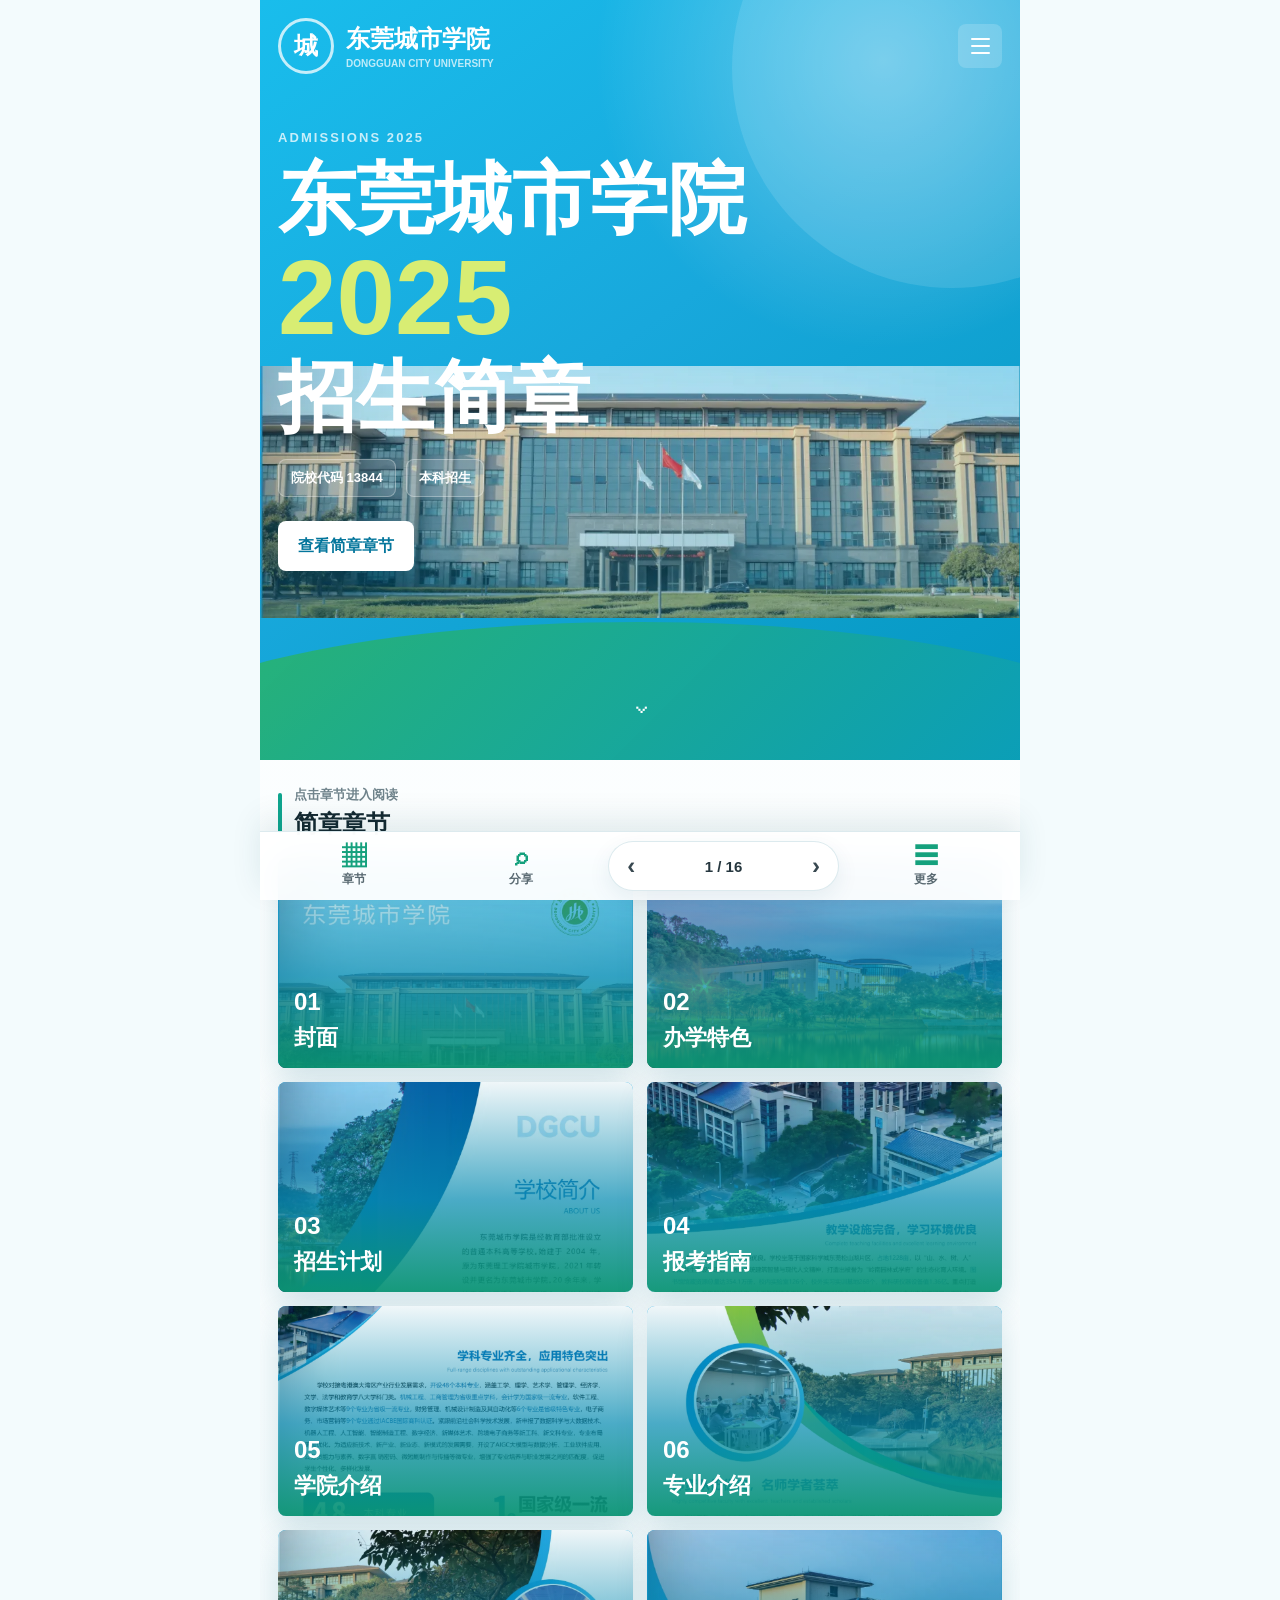
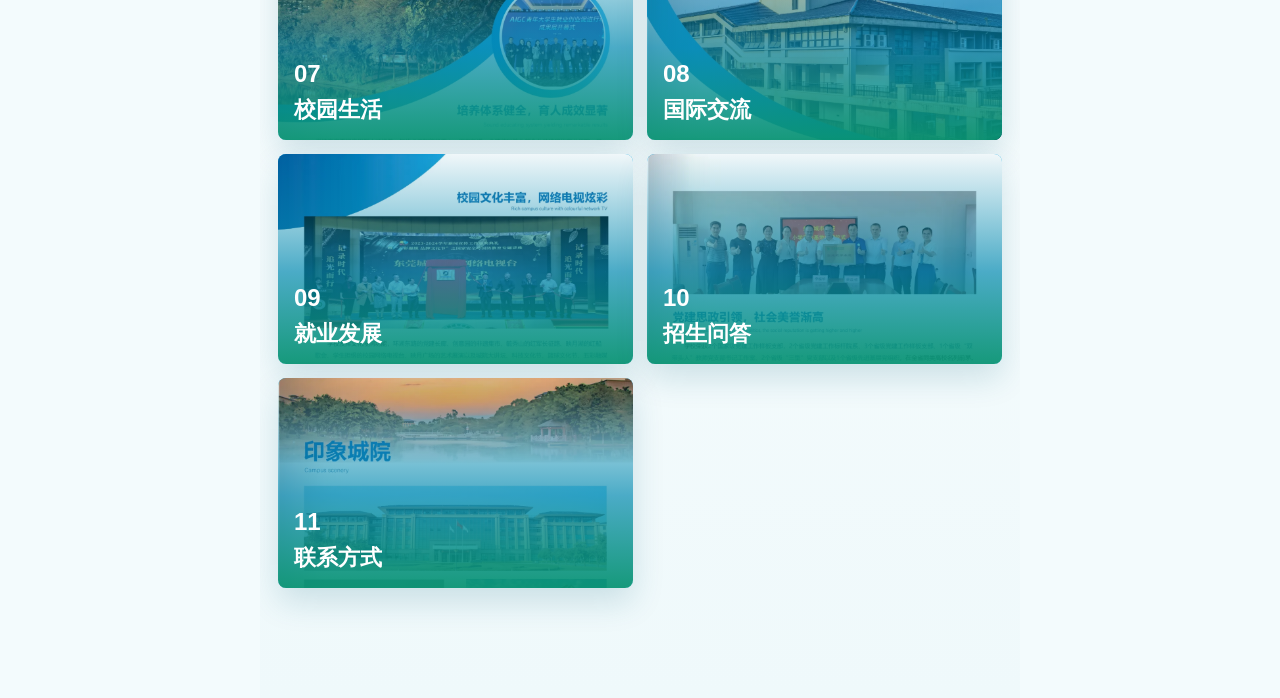
<file: index.html>
<!doctype html>
<html lang="zh-CN">
  <head>
    <meta charset="UTF-8" />
    <meta http-equiv="Content-Type" content="text/html; charset=UTF-8" />
    <meta name="viewport" content="width=device-width, initial-scale=1, viewport-fit=cover" />
    <meta name="theme-color" content="#16a7dc" />
    <title>东莞城市学院 2025 招生简章 H5</title>
    <meta name="description" content="东莞城市学院 2025 年本科招生简章手机 H5，点击章节查看完整图文内容。" />
    <meta property="og:type" content="website" />
    <meta property="og:locale" content="zh_CN" />
    <meta property="og:site_name" content="东莞城市学院" />
    <meta property="og:title" content="东莞城市学院 2025 招生简章" />
    <meta property="og:description" content="东莞城市学院 2025 年本科招生简章手机 H5，点击查看完整图文内容。" />
    <meta property="og:image" content="./page-01.webp" />
    <meta name="twitter:card" content="summary_large_image" />
    <meta name="twitter:title" content="东莞城市学院 2025 招生简章" />
    <meta name="twitter:description" content="东莞城市学院 2025 年本科招生简章手机 H5，点击查看完整图文内容。" />
    <meta name="twitter:image" content="./page-01.webp" />
    <link rel="image_src" href="./page-01.webp" />
    <link rel="stylesheet" href="./styles.css" />
  </head>
  <body>
    <div class="app-shell">
      <header class="home-hero" id="top">
        <div class="hero-glass">
          <div class="brand-lockup">
            <div class="brand-mark">城</div>
            <div>
              <strong>东莞城市学院</strong>
              <span>DONGGUAN CITY UNIVERSITY</span>
            </div>
          </div>

          <button class="menu-button" type="button" data-action="more" aria-label="打开更多功能">
            <span></span>
            <span></span>
            <span></span>
          </button>
        </div>

        <div class="hero-content">
          <p>Admissions 2025</p>
          <h1>东莞城市学院<br /><em>2025</em><br />招生简章</h1>
          <div class="hero-meta">
            <span>院校代码 13844</span>
            <span>本科招生</span>
          </div>
          <button class="primary-cta" type="button" data-action="show-chapters">查看简章章节</button>
        </div>

        <div class="hero-photo">
          <img src="./page-01.webp" alt="东莞城市学院招生简章封面" />
        </div>

        <button class="scroll-cue" type="button" data-action="show-chapters" aria-label="查看章节">⌄</button>
      </header>

      <main>
        <section class="chapter-home" id="chapters" aria-labelledby="chaptersTitle">
          <div class="section-title">
            <span></span>
            <div>
              <p>点击章节进入阅读</p>
              <h2 id="chaptersTitle">简章章节</h2>
            </div>
          </div>
          <div class="chapter-grid" id="chapterGrid"></div>
        </section>

        <section class="reader-view" id="reader" aria-label="章节内容" aria-hidden="true">
          <div class="reader-top">
            <button type="button" data-action="close-reader">‹ 章节</button>
            <div>
              <strong id="readerTitle">封面</strong>
              <span id="readerCount">第 1 / 16 页</span>
            </div>
            <button type="button" data-action="open-viewer">放大</button>
          </div>

          <div class="progress-track" aria-hidden="true">
            <span id="progressBar"></span>
          </div>

          <article class="page-stage" id="pageStage">
            <button class="page-arrow prev" type="button" data-action="prev-page" aria-label="上一页">‹</button>
            <img id="readerImage" src="./page-01.webp" alt="招生简章页面" />
            <button class="page-arrow next" type="button" data-action="next-page" aria-label="下一页">›</button>
          </article>

          <div class="reader-actions">
            <button type="button" data-action="prev-page">上一页</button>
            <button type="button" data-action="toggle-menu">目录</button>
            <button type="button" data-action="next-page">下一页</button>
          </div>
        </section>
      </main>

      <nav class="bottom-nav" aria-label="底部导航">
        <button type="button" data-action="back-home"><span>▦</span>章节</button>
        <button type="button" data-action="share"><span>⌕</span>分享</button>
        <button class="pager-pill" type="button" data-action="open-viewer">
          <i>‹</i><b id="bottomCount">1 / 16</b><i>›</i>
        </button>
        <button type="button" data-action="more"><span>☰</span>更多</button>
      </nav>
    </div>

    <aside class="toc-drawer" id="tocDrawer" aria-hidden="true">
      <div class="drawer-backdrop" data-action="close-menu"></div>
      <div class="drawer-panel" role="dialog" aria-modal="true" aria-labelledby="drawerTitle">
        <div class="drawer-head">
          <div>
            <strong id="drawerTitle">目录</strong>
            <span>点击章节快速阅读</span>
          </div>
          <button class="close-button" type="button" data-action="close-menu" aria-label="关闭目录">×</button>
        </div>
        <div class="drawer-list" id="drawerList"></div>
      </div>
    </aside>

    <aside class="more-panel" id="morePanel" aria-hidden="true">
      <div class="drawer-backdrop" data-action="close-more"></div>
      <div class="more-card" role="dialog" aria-modal="true" aria-labelledby="moreTitle">
        <div class="drawer-head">
          <div>
            <strong id="moreTitle">更多</strong>
            <span>常用操作</span>
          </div>
          <button class="close-button" type="button" data-action="close-more" aria-label="关闭更多">×</button>
        </div>
        <button type="button" data-action="show-chapters">查看简章章节</button>
        <button type="button" data-action="contact-page">联系方式</button>
        <button type="button" data-action="share">分享链接</button>
      </div>
    </aside>

    <div class="viewer" id="viewer" aria-hidden="true">
      <div class="viewer-top">
        <strong id="viewerTitle">第 1 页</strong>
        <button type="button" data-action="close-viewer" aria-label="关闭大图">×</button>
      </div>
      <div class="viewer-canvas">
        <img id="viewerImage" alt="" />
      </div>
      <div class="viewer-nav">
        <button type="button" data-action="viewer-prev">上一页</button>
        <button type="button" data-action="viewer-next">下一页</button>
      </div>
    </div>

    <div class="toast" id="toast" role="status" aria-live="polite"></div>
    <script src="./app.js"></script>
  </body>
</html>
</file>
<file: styles.css>
:root {
  --bg: #f3fbfd;
  --surface: #ffffff;
  --text: #142830;
  --muted: #70848c;
  --line: rgba(8, 105, 132, 0.14);
  --blue: #16a7dc;
  --blue-deep: #04769c;
  --green: #28b872;
  --teal: #0fa58e;
  --shadow: 0 18px 46px rgba(5, 76, 98, 0.16);
  --radius: 8px;
  font-family: -apple-system, BlinkMacSystemFont, "Segoe UI", "PingFang SC", "Microsoft YaHei", sans-serif;
}

* {
  box-sizing: border-box;
}

html {
  scroll-behavior: smooth;
}

body {
  margin: 0;
  min-width: 320px;
  background: var(--bg);
  color: var(--text);
}

button {
  border: 0;
  font: inherit;
  cursor: pointer;
  -webkit-tap-highlight-color: transparent;
}

.app-shell {
  width: min(100%, 760px);
  margin: 0 auto;
  padding-bottom: calc(88px + env(safe-area-inset-bottom));
  background: linear-gradient(180deg, #fff 0%, #f8fdfe 60%, #eff9fb 100%);
  overflow: hidden;
}

.home-hero {
  position: relative;
  min-height: 760px;
  overflow: hidden;
  padding: calc(18px + env(safe-area-inset-top)) 18px 0;
  color: #fff;
  background:
    radial-gradient(circle at 82% 8%, rgba(255, 255, 255, 0.35), transparent 18rem),
    linear-gradient(145deg, #19bdec 0%, #18a8dc 46%, #0397bf 100%);
}

.home-hero::before {
  position: absolute;
  inset: -20% -20% auto auto;
  width: 440px;
  height: 440px;
  border-radius: 50%;
  content: "";
  background: rgba(255, 255, 255, 0.11);
  animation: floatOrb 8s ease-in-out infinite;
}

.hero-glass {
  position: relative;
  z-index: 4;
  display: flex;
  align-items: center;
  justify-content: space-between;
  gap: 14px;
  animation: fadeDown 700ms ease both;
}

.brand-lockup {
  display: flex;
  align-items: center;
  gap: 12px;
  min-width: 0;
}

.brand-mark {
  display: grid;
  place-items: center;
  width: 56px;
  height: 56px;
  border: 3px solid rgba(255, 255, 255, 0.75);
  border-radius: 50%;
  font-size: 24px;
  font-weight: 850;
}

.brand-lockup strong {
  display: block;
  font-size: 24px;
  font-weight: 850;
}

.brand-lockup span {
  display: block;
  margin-top: 3px;
  color: rgba(255, 255, 255, 0.72);
  font-size: 10px;
  font-weight: 800;
}

.menu-button {
  display: grid;
  align-content: center;
  gap: 5px;
  width: 44px;
  height: 44px;
  flex: 0 0 auto;
  border-radius: var(--radius);
  background: rgba(255, 255, 255, 0.17);
  color: #fff;
}

.menu-button span {
  width: 19px;
  height: 2px;
  margin: 0 auto;
  border-radius: 999px;
  background: currentColor;
}

.hero-content {
  position: relative;
  z-index: 3;
  margin-top: 56px;
  animation: heroRise 850ms 120ms ease both;
}

.hero-content p {
  margin: 0 0 12px;
  color: rgba(255, 255, 255, 0.76);
  font-size: 13px;
  font-weight: 800;
  letter-spacing: 0.16em;
  text-transform: uppercase;
}

.hero-content h1 {
  margin: 0;
  font-size: clamp(48px, 13vw, 78px);
  font-weight: 900;
  line-height: 1.08;
}

.hero-content em {
  color: #d8ed73;
  font-style: normal;
  font-size: 1.35em;
}

.hero-meta {
  display: flex;
  flex-wrap: wrap;
  gap: 10px;
  margin-top: 20px;
}

.hero-meta span {
  padding: 9px 12px;
  border: 1px solid rgba(255, 255, 255, 0.3);
  border-radius: var(--radius);
  background: rgba(255, 255, 255, 0.14);
  font-size: 13px;
  font-weight: 800;
}

.primary-cta {
  min-height: 50px;
  margin-top: 24px;
  padding: 0 20px;
  border-radius: var(--radius);
  background: #fff;
  color: var(--blue-deep);
  font-size: 16px;
  font-weight: 850;
  box-shadow: 0 14px 30px rgba(2, 83, 109, 0.18);
  animation: pulseCta 2.5s ease-in-out infinite;
}

.hero-photo {
  position: absolute;
  right: 0;
  bottom: 142px;
  left: 0;
  z-index: 1;
  height: 252px;
  overflow: hidden;
  animation: photoSlide 900ms 220ms ease both;
}

.hero-photo::after {
  position: absolute;
  inset: 0;
  content: "";
  background: linear-gradient(180deg, rgba(4, 132, 170, 0.05), rgba(4, 132, 170, 0.34));
}

.hero-photo img {
  width: 100%;
  height: 100%;
  object-fit: cover;
  object-position: center 28%;
  display: block;
}

.scroll-cue {
  position: absolute;
  right: 0;
  bottom: 36px;
  left: 0;
  z-index: 5;
  width: 46px;
  height: 46px;
  margin: 0 auto;
  border-radius: 50%;
  background: transparent;
  color: #fff;
  font-size: 34px;
  animation: bounceCue 1.6s ease-in-out infinite;
}

.home-hero::after {
  position: absolute;
  right: -18%;
  bottom: -82px;
  left: -18%;
  z-index: 2;
  height: 220px;
  content: "";
  background: linear-gradient(135deg, rgba(44, 181, 105, 0.95), rgba(5, 153, 198, 0.96));
  border-radius: 50% 50% 0 0 / 58% 58% 0 0;
}

.chapter-home {
  padding: 26px 18px 22px;
}

.section-title {
  display: flex;
  align-items: center;
  gap: 12px;
  margin-bottom: 18px;
}

.section-title > span {
  width: 4px;
  height: 40px;
  border-radius: 999px;
  background: var(--teal);
}

.section-title p {
  margin: 0 0 4px;
  color: var(--muted);
  font-size: 13px;
  font-weight: 700;
}

.section-title h2 {
  margin: 0;
  font-size: 24px;
  font-weight: 900;
}

.chapter-grid {
  display: grid;
  grid-template-columns: repeat(2, minmax(0, 1fr));
  gap: 14px;
}

.chapter-card {
  position: relative;
  min-height: 210px;
  overflow: hidden;
  border-radius: var(--radius);
  background: var(--blue);
  color: #fff;
  box-shadow: 0 14px 32px rgba(7, 92, 116, 0.16);
  text-align: left;
  transform: translateY(18px);
  opacity: 0;
  animation: cardIn 650ms ease forwards;
  animation-delay: var(--delay);
}

.chapter-card:active {
  transform: scale(0.97);
}

.chapter-card img {
  position: absolute;
  inset: 0;
  width: 100%;
  height: 100%;
  object-fit: cover;
  object-position: top center;
  transition: transform 400ms ease;
}

.chapter-card:hover img {
  transform: scale(1.04);
}

.chapter-card::after {
  position: absolute;
  inset: 0;
  content: "";
  background: linear-gradient(180deg, rgba(5, 124, 165, 0.06), rgba(5, 139, 177, 0.72) 56%, rgba(10, 148, 116, 0.95));
}

.chapter-card span,
.chapter-card strong,
.chapter-card small {
  position: absolute;
  z-index: 1;
  left: 16px;
}

.chapter-card span {
  bottom: 52px;
  font-size: 24px;
  font-weight: 900;
}

.chapter-card strong {
  right: 14px;
  bottom: 18px;
  font-size: 22px;
  line-height: 1.1;
}

.reader-view {
  position: fixed;
  inset: 0;
  z-index: 65;
  display: none;
  overflow: auto;
  padding: 0 18px calc(86px + env(safe-area-inset-bottom));
  background: linear-gradient(180deg, #eefafe 0%, #f7fcfd 56%, #f0fafb 100%);
}

.reader-view.is-active {
  display: block;
  animation: readerWindowIn 360ms ease both;
}

body.reading-mode {
  overflow: hidden;
}

.reader-top {
  position: sticky;
  top: 0;
  z-index: 20;
  display: grid;
  grid-template-columns: 72px 1fr 58px;
  align-items: center;
  gap: 10px;
  min-height: 64px;
  margin: 0 -18px;
  padding: 8px 18px;
  background: rgba(255, 255, 255, 0.95);
  border-top: 1px solid var(--line);
  border-bottom: 1px solid var(--line);
  backdrop-filter: blur(16px);
}

.reader-top button {
  min-height: 38px;
  border-radius: var(--radius);
  background: #eaf8fb;
  color: var(--blue-deep);
  font-size: 13px;
  font-weight: 850;
}

.reader-top div {
  min-width: 0;
  text-align: center;
}

.reader-top strong {
  display: block;
  overflow: hidden;
  font-size: 16px;
  font-weight: 900;
  text-overflow: ellipsis;
  white-space: nowrap;
}

.reader-top span {
  display: block;
  margin-top: 3px;
  color: var(--muted);
  font-size: 12px;
}

.progress-track {
  height: 4px;
  margin: 12px 0 16px;
  overflow: hidden;
  border-radius: 999px;
  background: rgba(22, 167, 220, 0.13);
}

.progress-track span {
  display: block;
  width: 6.25%;
  height: 100%;
  border-radius: inherit;
  background: linear-gradient(90deg, var(--green), var(--blue));
  transition: width 220ms ease;
}

.page-stage {
  position: relative;
  overflow: hidden;
  border: 1px solid var(--line);
  border-radius: var(--radius);
  background: #fff;
  box-shadow: var(--shadow);
}

.page-stage img {
  display: block;
  width: 100%;
  height: auto;
}

.page-stage.slide-next img {
  animation: slideNext 360ms ease both;
}

.page-stage.slide-prev img {
  animation: slidePrev 360ms ease both;
}

.page-arrow {
  position: absolute;
  top: 46%;
  z-index: 3;
  display: grid;
  place-items: center;
  width: 42px;
  height: 42px;
  border-radius: 50%;
  background: rgba(255, 255, 255, 0.9);
  color: var(--blue-deep);
  font-size: 30px;
  box-shadow: 0 8px 20px rgba(0, 0, 0, 0.16);
}

.page-arrow.prev {
  left: 10px;
}

.page-arrow.next {
  right: 10px;
}

.reader-actions {
  display: grid;
  grid-template-columns: repeat(3, 1fr);
  gap: 10px;
  margin-top: 14px;
}

.reader-actions button {
  min-height: 46px;
  border-radius: var(--radius);
  background: #eaf8fb;
  color: var(--blue-deep);
  font-weight: 850;
}

.reader-actions button:nth-child(2) {
  background: linear-gradient(135deg, var(--teal), var(--blue));
  color: #fff;
}

.bottom-nav {
  position: fixed;
  right: 0;
  bottom: 0;
  left: 0;
  z-index: 42;
  display: grid;
  grid-template-columns: 1fr 1fr 1.45fr 1fr;
  align-items: center;
  gap: 8px;
  width: min(100%, 760px);
  margin: 0 auto;
  padding: 9px 14px calc(9px + env(safe-area-inset-bottom));
  background: rgba(255, 255, 255, 0.95);
  border-top: 1px solid var(--line);
  backdrop-filter: blur(16px);
  box-shadow: 0 -12px 30px rgba(9, 65, 79, 0.1);
}

.bottom-nav button {
  min-height: 50px;
  border-radius: var(--radius);
  background: transparent;
  color: #596971;
  font-size: 12px;
  font-weight: 800;
}

.bottom-nav span {
  display: block;
  margin-bottom: 3px;
  color: #15a17d;
  font-size: 24px;
  line-height: 1;
}

.pager-pill {
  display: grid;
  grid-template-columns: 28px 1fr 28px;
  align-items: center;
  padding: 0 8px;
  border: 1px solid var(--line);
  border-radius: 999px !important;
  background: #fff !important;
  box-shadow: 0 8px 22px rgba(10, 78, 98, 0.08);
}

.pager-pill i {
  color: #384850;
  font-style: normal;
  font-size: 24px;
}

.pager-pill b {
  color: #26373f;
  font-size: 15px;
}

.toc-drawer,
.more-panel,
.viewer {
  position: fixed;
  inset: 0;
  z-index: 70;
  display: none;
}

.toc-drawer.is-open,
.more-panel.is-open,
.viewer.is-open {
  display: block;
}

.drawer-backdrop {
  position: absolute;
  inset: 0;
  background: rgba(7, 35, 45, 0.46);
  animation: fadeIn 180ms ease both;
}

.drawer-panel,
.more-card {
  position: absolute;
  right: 0;
  bottom: 0;
  left: 0;
  width: min(100%, 760px);
  max-height: 78vh;
  margin: 0 auto;
  overflow: auto;
  padding: 18px 18px calc(18px + env(safe-area-inset-bottom));
  border-radius: 8px 8px 0 0;
  background: rgba(255, 255, 255, 0.98);
  box-shadow: 0 -18px 50px rgba(0, 0, 0, 0.22);
  animation: sheetUp 240ms ease both;
}

.drawer-head {
  display: flex;
  align-items: center;
  justify-content: space-between;
  gap: 12px;
  margin-bottom: 14px;
}

.drawer-head strong {
  display: block;
  font-size: 24px;
  font-weight: 900;
}

.drawer-head span {
  display: block;
  margin-top: 4px;
  color: var(--muted);
  font-size: 12px;
}

.close-button,
.viewer-top button {
  display: grid;
  place-items: center;
  width: 40px;
  height: 40px;
  border-radius: var(--radius);
  background: #eef7fa;
  color: #66777f;
  font-size: 28px;
}

.drawer-list {
  display: grid;
  gap: 7px;
}

.toc-row {
  display: grid;
  grid-template-columns: 40px 1fr auto 16px;
  align-items: center;
  gap: 8px;
  min-height: 54px;
  padding: 0 10px;
  border-radius: var(--radius);
  background: #f4fbfc;
  text-align: left;
}

.toc-row b {
  color: var(--teal);
  font-size: 19px;
  font-weight: 900;
}

.toc-row span {
  font-weight: 850;
}

.toc-row small {
  color: #8b99a0;
  font-size: 13px;
}

.toc-row i {
  color: #77878e;
  font-style: normal;
  font-size: 22px;
}

.more-card {
  display: grid;
  gap: 10px;
}

.more-card > button {
  min-height: 52px;
  border-radius: var(--radius);
  background: #f1fafb;
  color: var(--blue-deep);
  font-weight: 850;
}

.more-card > button:nth-of-type(1) {
  background: linear-gradient(135deg, var(--teal), var(--blue));
  color: #fff;
}

.viewer {
  background: #071d24;
  color: #fff;
}

.viewer.is-open {
  display: grid;
  grid-template-rows: auto minmax(0, 1fr) auto;
  animation: fadeIn 160ms ease both;
}

.viewer-top {
  display: flex;
  align-items: center;
  justify-content: space-between;
  gap: 12px;
  min-height: calc(58px + env(safe-area-inset-top));
  padding: calc(8px + env(safe-area-inset-top)) 14px 8px;
}

.viewer-top strong {
  overflow: hidden;
  text-overflow: ellipsis;
  white-space: nowrap;
}

.viewer-canvas {
  overflow: auto;
  padding: 8px 10px;
  text-align: center;
  touch-action: pan-x pan-y pinch-zoom;
}

.viewer-canvas img {
  width: min(100%, 680px);
  height: auto;
  background: #fff;
  animation: zoomIn 220ms ease both;
}

.viewer-nav {
  display: grid;
  grid-template-columns: 1fr 1fr;
  gap: 8px;
  padding: 10px 14px calc(12px + env(safe-area-inset-bottom));
}

.viewer-nav button {
  min-height: 46px;
  border-radius: var(--radius);
  background: rgba(255, 255, 255, 0.13);
  color: #fff;
  font-weight: 850;
}

.toast {
  position: fixed;
  right: 18px;
  bottom: calc(86px + env(safe-area-inset-bottom));
  left: 18px;
  z-index: 90;
  width: fit-content;
  max-width: min(360px, calc(100% - 36px));
  margin: 0 auto;
  padding: 11px 14px;
  border-radius: var(--radius);
  background: rgba(7, 29, 36, 0.92);
  color: #fff;
  font-size: 13px;
  opacity: 0;
  pointer-events: none;
  transform: translateY(8px);
  transition: 180ms ease;
}

.toast.is-visible {
  opacity: 1;
  transform: translateY(0);
}

@keyframes fadeDown {
  from {
    opacity: 0;
    transform: translateY(-14px);
  }
  to {
    opacity: 1;
    transform: translateY(0);
  }
}

@keyframes heroRise {
  from {
    opacity: 0;
    transform: translateY(24px);
  }
  to {
    opacity: 1;
    transform: translateY(0);
  }
}

@keyframes photoSlide {
  from {
    opacity: 0;
    transform: translateY(35px) scale(1.04);
  }
  to {
    opacity: 1;
    transform: translateY(0) scale(1);
  }
}

@keyframes bounceCue {
  0%,
  100% {
    transform: translateY(0);
  }
  50% {
    transform: translateY(8px);
  }
}

@keyframes pulseCta {
  0%,
  100% {
    transform: translateY(0);
    box-shadow: 0 14px 30px rgba(2, 83, 109, 0.18);
  }
  50% {
    transform: translateY(-2px);
    box-shadow: 0 18px 36px rgba(2, 83, 109, 0.26);
  }
}

@keyframes floatOrb {
  0%,
  100% {
    transform: translate(0, 0);
  }
  50% {
    transform: translate(-16px, 18px);
  }
}

@keyframes cardIn {
  to {
    opacity: 1;
    transform: translateY(0);
  }
}

@keyframes readerIn {
  from {
    opacity: 0;
    transform: translateY(20px);
  }
  to {
    opacity: 1;
    transform: translateY(0);
  }
}

@keyframes readerWindowIn {
  from {
    opacity: 0;
    transform: translateX(28px);
  }
  to {
    opacity: 1;
    transform: translateX(0);
  }
}

@keyframes slideNext {
  from {
    opacity: 0;
    transform: translateX(26px);
  }
  to {
    opacity: 1;
    transform: translateX(0);
  }
}

@keyframes slidePrev {
  from {
    opacity: 0;
    transform: translateX(-26px);
  }
  to {
    opacity: 1;
    transform: translateX(0);
  }
}

@keyframes sheetUp {
  from {
    transform: translateY(24px);
  }
  to {
    transform: translateY(0);
  }
}

@keyframes fadeIn {
  from {
    opacity: 0;
  }
  to {
    opacity: 1;
  }
}

@keyframes zoomIn {
  from {
    opacity: 0;
    transform: scale(0.98);
  }
  to {
    opacity: 1;
    transform: scale(1);
  }
}

@media (max-width: 430px) {
  .home-hero {
    min-height: 740px;
  }

  .brand-lockup strong {
    font-size: 21px;
  }

  .brand-mark {
    width: 50px;
    height: 50px;
  }

  .hero-content {
    margin-top: 48px;
  }

  .hero-photo {
    bottom: 132px;
    height: 235px;
  }

  .chapter-grid {
    grid-template-columns: 1fr;
  }

  .chapter-card {
    min-height: 176px;
  }
}

@media (prefers-reduced-motion: reduce) {
  html {
    scroll-behavior: auto;
  }

  *,
  *::before,
  *::after {
    animation-duration: 0.001ms !important;
    transition-duration: 0.001ms !important;
  }
}
</file>
